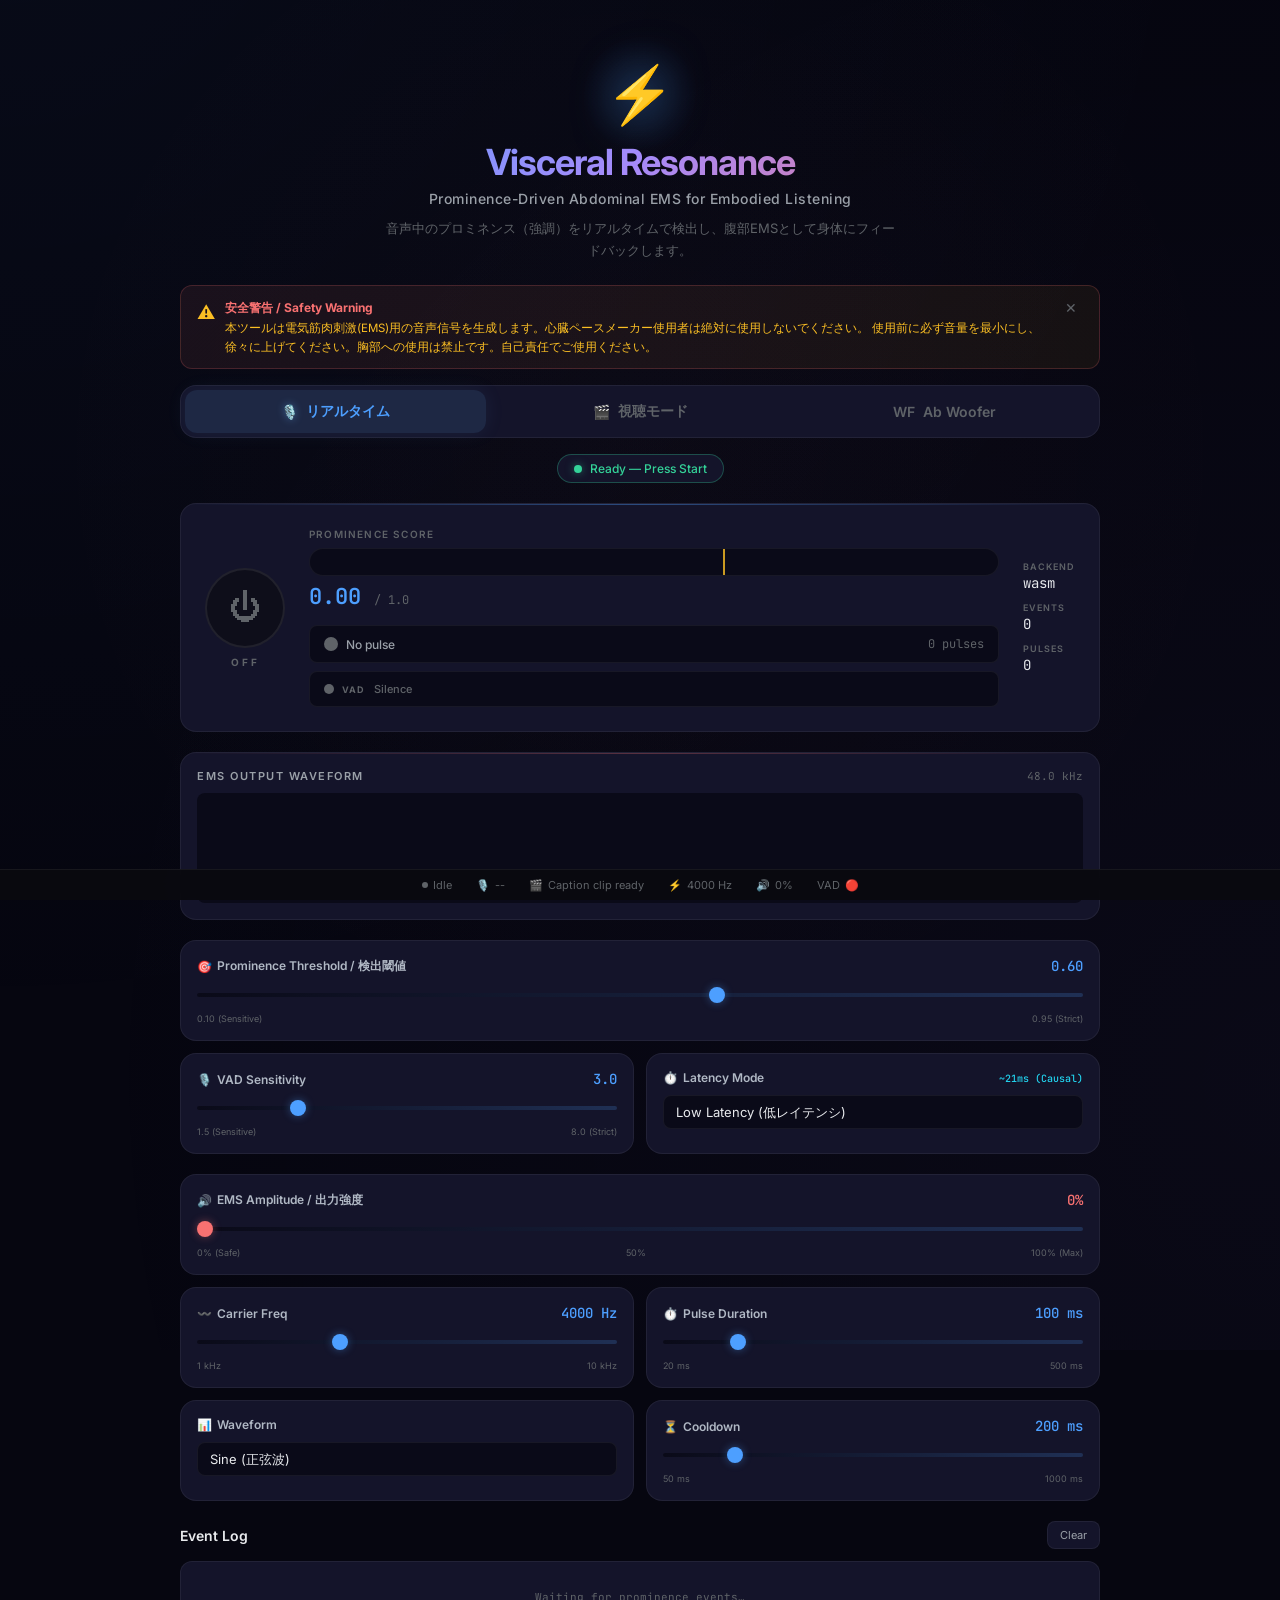
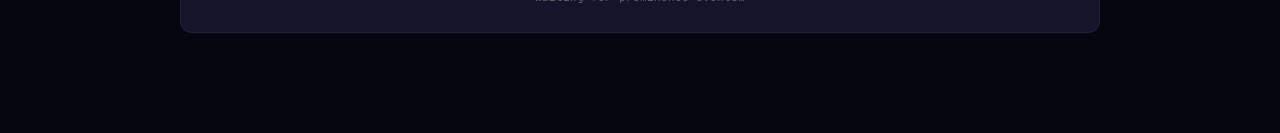
<file: index.html>
<!DOCTYPE html>
<html lang="ja">
<head>
  <meta charset="UTF-8">
  <meta name="viewport" content="width=device-width, initial-scale=1.0">
  <title>Visceral Resonance — Prominence-Driven EMS</title>
  <meta name="description" content="Real-time speech prominence detection driving abdominal EMS for embodied listening. Exhibition demo.">
  <link rel="preconnect" href="https://fonts.googleapis.com">
  <link rel="preconnect" href="https://fonts.gstatic.com" crossorigin>
  <link href="https://fonts.googleapis.com/css2?family=Inter:wght@300;400;500;600;700&family=JetBrains+Mono:wght@400;500&display=swap" rel="stylesheet">
  <link rel="stylesheet" href="style.css">
</head>
<body>
  <div class="app-container">

    <!-- ═══ Hero ═══ -->
    <header class="hero">
      <div class="hero__icon-wrap">
        <span class="hero__icon">⚡</span>
        <div class="hero__glow"></div>
      </div>
      <h1 class="hero__title">Visceral Resonance</h1>
      <p class="hero__subtitle">Prominence-Driven Abdominal EMS for Embodied Listening</p>
      <p class="hero__desc">
        音声中のプロミネンス（強調）をリアルタイムで検出し、腹部EMSとして身体にフィードバックします。
      </p>
    </header>

    <!-- ═══ Safety Warning ═══ -->
    <div class="warning-banner" id="warningBanner">
      <span class="warning-banner__icon">⚠️</span>
      <div class="warning-banner__text">
        <strong>安全警告 / Safety Warning</strong>
        本ツールは電気筋肉刺激(EMS)用の音声信号を生成します。心臓ペースメーカー使用者は絶対に使用しないでください。
        使用前に必ず音量を最小にし、徐々に上げてください。胸部への使用は禁止です。自己責任でご使用ください。
      </div>
      <button class="warning-banner__dismiss" id="dismissWarning" aria-label="Dismiss">✕</button>
    </div>

    <!-- ═══ Mode Tabs ═══ -->
    <div class="mode-tabs">
      <button class="mode-tab mode-tab--active" id="modeRealtimeBtn" data-mode="realtime">
        <span>🎙️</span> リアルタイム
      </button>
      <button class="mode-tab" id="modePlaybackBtn" data-mode="playback">
        <span>🎬</span> 視聴モード
      </button>
      <button class="mode-tab" id="modeWooferBtn" data-mode="woofer">
        <span>WF</span> Ab Woofer
      </button>
    </div>

    <!-- ═══ Status Chip ═══ -->
    <div class="system-status">
      <div class="status-chip" id="statusChip">
        <span class="status-chip__dot"></span>
        <span class="status-chip__text">Initializing…</span>
      </div>
    </div>

    <!-- ═══════════════════════════════════════════════
         Realtime Mode
         ═══════════════════════════════════════════════ -->
    <div class="mode-section" id="modeRealtimeSection">

      <!-- Main Panel: Power + Meters -->
      <div class="main-panel">
        <div class="main-panel__left">
          <button class="power-btn" id="powerBtn" aria-label="Start/Stop">⏻</button>
          <p class="power-label" id="powerLabel">OFF</p>
        </div>
        <div class="main-panel__center">
          <!-- Prominence Meter -->
          <div class="prominence-meter">
            <div class="prominence-meter__label">Prominence Score</div>
            <div class="prominence-meter__bar-wrapper">
              <div class="prominence-meter__bar" id="prominenceBar"></div>
              <div class="prominence-meter__threshold" id="prominenceThresholdLine"></div>
            </div>
            <div class="prominence-meter__value">
              <span id="prominenceScoreText">0.00</span>
              <span class="prominence-meter__unit">/ 1.0</span>
            </div>
          </div>
          <!-- Pulse Indicator -->
          <div class="pulse-indicator" id="pulseIndicator">
            <span class="pulse-indicator__dot" id="pulseDot"></span>
            <span class="pulse-indicator__text" id="pulseText">No pulse</span>
            <span class="pulse-indicator__count" id="pulseCount">0 pulses</span>
          </div>
          <!-- VAD Indicator -->
          <div class="vad-indicator" id="vadIndicator">
            <span class="vad-indicator__dot" id="vadDot"></span>
            <span class="vad-indicator__label">VAD</span>
            <span class="vad-indicator__text" id="vadText">Silence</span>
          </div>
        </div>
        <div class="main-panel__right">
          <div class="acn-info">
            <div class="acn-info__item"><span class="acn-info__label">Backend</span><span class="acn-info__value" id="acnBackend">--</span></div>
            <div class="acn-info__item"><span class="acn-info__label">Events</span><span class="acn-info__value" id="eventCount">0</span></div>
            <div class="acn-info__item"><span class="acn-info__label">Pulses</span><span class="acn-info__value" id="totalPulses">0</span></div>
          </div>
        </div>
      </div>

      <!-- Waveform Visualizer -->
      <div class="visualizer-section">
        <div class="visualizer-card">
          <div class="visualizer-header">
            <span class="visualizer-title">EMS Output Waveform</span>
            <span class="visualizer-info" id="sampleRateInfo">48 kHz</span>
          </div>
          <canvas id="waveformCanvas"></canvas>
        </div>
      </div>

      <!-- Realtime Controls -->
      <div class="controls-grid">
        <div class="control-card control-card--full">
          <div class="control-card__header">
            <span class="control-card__title"><span>🎯</span> Prominence Threshold / 検出閾値</span>
            <span class="control-card__value" id="thresholdValue">0.60</span>
          </div>
          <input type="range" id="thresholdSlider" min="10" max="95" value="60" step="1">
          <div class="slider-labels"><span>0.10 (Sensitive)</span><span>0.95 (Strict)</span></div>
        </div>
        <div class="control-card">
          <div class="control-card__header">
            <span class="control-card__title"><span>🎙️</span> VAD Sensitivity</span>
            <span class="control-card__value" id="vadSensitivityValue">3.0</span>
          </div>
          <input type="range" id="vadSensitivitySlider" min="1.5" max="8.0" value="3.0" step="0.1">
          <div class="slider-labels"><span>1.5 (Sensitive)</span><span>8.0 (Strict)</span></div>
        </div>
        <div class="control-card">
          <div class="control-card__header">
            <span class="control-card__title"><span>⏱️</span> Latency Mode</span>
            <span class="control-card__value latency-info" id="latencyModeInfo">~21ms (Causal)</span>
          </div>
          <div class="select-group">
            <select id="latencyModeSelect">
              <option value="low" selected>Low Latency (低レイテンシ)</option>
              <option value="normal">Normal (ACN Triplet)</option>
            </select>
          </div>
        </div>
      </div>

    </div><!-- end realtime -->

    <!-- ═══════════════════════════════════════════════
         Playback Mode
         ═══════════════════════════════════════════════ -->
    <div class="mode-section mode-section--hidden" id="modePlaybackSection">
      <div class="caption-browser">
        <div class="section-header">
          <h2 class="section-title">Caption Viewer</h2>
          <button class="btn-small" id="captionReloadBtn">Reload Clips</button>
        </div>
        <div class="port-grid">
          <div class="port-card">
            <div class="port-card__header">
              <span class="port-card__icon">CC</span>
              <span class="port-card__title">TED Clip</span>
            </div>
            <div class="select-group"><select id="captionClipSelect"></select></div>
            <div class="port-card__hint">free selection from TED caption data</div>
          </div>
          <div class="port-card">
            <div class="port-card__header">
              <span class="port-card__icon">Aa</span>
              <span class="port-card__title">Subtitle Style</span>
            </div>
            <div class="select-group">
              <select id="captionConditionSelect">
                <option value="normal">Normal</option>
                <option value="syntactic">Syntactic</option>
                <option value="prosody">Prosody</option>
                <option value="syn_prosody">Syntax + Prosody</option>
              </select>
            </div>
            <div class="port-card__hint">no Latin-square assignment</div>
          </div>
        </div>
        <div class="caption-viewer">
          <div class="caption-video-wrap">
            <video id="captionVideo" playsinline controls controlsList="nodownload noplaybackrate"></video>
            <div class="caption-overlay" id="captionOverlay"></div>
          </div>
          <div class="caption-meta" id="captionMeta">Select a clip</div>
        </div>
      </div>

      <!-- Port Selection -->
      <div class="section-header">
        <h2 class="section-title">Output Port / 出力ポート</h2>
        <button class="btn-small" id="refreshDevicesBtn">🔄 Refresh Devices</button>
      </div>
      <div class="port-grid">
        <div class="port-card">
          <div class="port-card__header">
            <span class="port-card__icon">🔊</span>
            <span class="port-card__title">Audio Port (音声出力)</span>
          </div>
          <div class="select-group"><select id="audioPortSelect"><option value="default">Default</option></select></div>
          <div class="port-card__hint">ヘッドホン / スピーカー</div>
        </div>
        <div class="port-card">
          <div class="port-card__header">
            <span class="port-card__icon">⚡</span>
            <span class="port-card__title">EMS Port (刺激出力)</span>
          </div>
          <div class="select-group"><select id="emsPortSelect"><option value="default">Default</option></select></div>
          <div class="port-card__hint">USB-C オーディオアダプタ → 電極パッド</div>
        </div>
      </div>

      <!-- Media Library -->
      <div class="section-header" style="margin-top:12px">
        <h2 class="section-title">📁 Media Library</h2>
      </div>
      <div class="media-library" id="mediaLibrary">
        <div class="media-library__loading">読み込み中…</div>
      </div>

      <!-- File Drop + Player -->
      <div class="playback-card">
        <div class="playback-drop-zone playback-drop-zone--small" id="dropZone">
          <div class="playback-drop-zone__text">📂 その他のWAVファイルをドロップ / クリック</div>
          <input type="file" id="playbackFileInput" accept=".wav" style="display:none">
        </div>
        <div class="playback-player" id="playbackPlayer" style="display:none">
          <div class="playback-player__name" id="playbackFileName">--</div>
          <div class="playback-transport">
            <button class="transport-btn" id="playBtn">▶</button>
            <button class="transport-btn" id="pauseBtn">⏸</button>
            <button class="transport-btn" id="stopBtn">⏹</button>
            <input type="range" class="seek-slider" id="seekSlider" min="0" max="100" value="0" step="0.1">
            <span class="transport-time" id="transportTime">0:00 / 0:00</span>
          </div>
          <div class="playback-player__controls">
            <button class="btn-small" id="playbackClearBtn">別のファイルを選択</button>
          </div>
        </div>
      </div>
    </div><!-- end playback -->

    <div class="mode-section mode-section--hidden" id="modeWooferSection">
      <div class="section-header">
        <h2 class="section-title">Ab Woofer / Music Split</h2>
        <button class="btn-small" id="refreshWooferDevicesBtn">Refresh Devices</button>
      </div>
      <div class="port-grid">
        <div class="port-card">
          <div class="port-card__header">
            <span class="port-card__icon">A</span>
            <span class="port-card__title">Audio Port</span>
          </div>
          <div class="select-group"><select id="wooferAudioPortSelect"><option value="default">Default</option></select></div>
          <div class="port-card__hint">high-passed music / headphones / speakers</div>
        </div>
        <div class="port-card">
          <div class="port-card__header">
            <span class="port-card__icon">USB</span>
            <span class="port-card__title">USB Bass Port</span>
          </div>
          <div class="select-group"><select id="wooferUsbPortSelect"><option value="default">Default</option></select></div>
          <div class="port-card__hint">low-passed bass / audio-driven EMS adapter</div>
        </div>
      </div>

      <div class="playback-card woofer-live-card">
        <div class="section-header">
          <h2 class="section-title">Live Tab Capture</h2>
          <span class="transport-time" id="wooferLiveState">Idle</span>
        </div>
        <div class="playback-player__controls woofer-live-actions">
          <button class="btn-small" id="wooferCaptureBtn">Capture Live Tab</button>
          <button class="btn-small" id="wooferStopCaptureBtn">Stop Live</button>
        </div>
        <div class="port-card__hint woofer-live-hint">If the source tab is still audible, mute that tab and watch the preview here.</div>
        <video class="woofer-live-preview" id="wooferLivePreview" autoplay muted playsinline></video>
      </div>

      <div class="playback-card">
        <div class="playback-drop-zone playback-drop-zone--small" id="wooferDropZone">
          <div class="playback-drop-zone__text">Drop an audio file here / click to choose music</div>
          <input type="file" id="wooferFileInput" accept="audio/*,.wav,.mp3,.m4a,.aac,.ogg,.flac" style="display:none">
        </div>
        <div class="playback-player" id="wooferPlayer" style="display:none">
          <div class="playback-player__name" id="wooferFileName">--</div>
          <div class="playback-transport">
            <button class="transport-btn" id="wooferPlayBtn">▶</button>
            <button class="transport-btn" id="wooferPauseBtn">Ⅱ</button>
            <button class="transport-btn" id="wooferStopBtn">■</button>
            <input type="range" class="seek-slider" id="wooferSeekSlider" min="0" max="100" value="0" step="0.1">
            <span class="transport-time" id="wooferTransportTime">0:00 / 0:00</span>
          </div>
          <div class="playback-player__controls">
            <button class="btn-small" id="wooferApplyBtn">Apply Split</button>
            <button class="btn-small" id="wooferClearBtn">Clear</button>
          </div>
        </div>
      </div>

      <div class="controls-grid" style="margin-top:12px">
        <div class="control-card">
          <div class="control-card__header">
            <span class="control-card__title">Crossover</span>
            <span class="control-card__value" id="wooferCutoffValue">120 Hz</span>
          </div>
          <input type="range" id="wooferCutoffSlider" min="40" max="250" value="120" step="5">
          <div class="slider-labels"><span>40 Hz</span><span>250 Hz</span></div>
        </div>
        <div class="control-card">
          <div class="control-card__header">
            <span class="control-card__title">USB Bass Gain</span>
            <span class="control-card__value amplitude-value" id="wooferGainValue">25%</span>
          </div>
          <input type="range" class="amplitude-slider" id="wooferGainSlider" min="0" max="300" value="25" step="5">
          <div class="slider-labels"><span>0% Safe</span><span>150%</span><span>300%</span></div>
        </div>
      </div>

      <div class="woofer-meter-grid">
        <div class="woofer-meter">
          <span class="woofer-meter__label">Audio band</span>
          <div class="woofer-meter__track"><div class="woofer-meter__bar" id="wooferAudioMeter"></div></div>
        </div>
        <div class="woofer-meter">
          <span class="woofer-meter__label">USB bass band</span>
          <div class="woofer-meter__track"><div class="woofer-meter__bar woofer-meter__bar--usb" id="wooferUsbMeter"></div></div>
        </div>
      </div>
    </div><!-- end woofer -->

    <!-- ═══ Shared EMS Controls ═══ -->
    <div class="controls-grid">
      <div class="control-card control-card--full">
        <div class="control-card__header">
          <span class="control-card__title"><span>🔊</span> EMS Amplitude / 出力強度</span>
          <span class="control-card__value amplitude-value" id="amplitudeValue">0%</span>
        </div>
        <input type="range" class="amplitude-slider" id="amplitudeSlider" min="0" max="100" value="0" step="1">
        <div class="slider-labels"><span>0% (Safe)</span><span>50%</span><span>100% (Max)</span></div>
      </div>
      <div class="control-card">
        <div class="control-card__header">
          <span class="control-card__title"><span>〰️</span> Carrier Freq</span>
          <span class="control-card__value" id="carrierFreqValue">4000 Hz</span>
        </div>
        <input type="range" id="carrierFreqSlider" min="1000" max="10000" value="4000" step="100">
        <div class="slider-labels"><span>1 kHz</span><span>10 kHz</span></div>
      </div>
      <div class="control-card">
        <div class="control-card__header">
          <span class="control-card__title"><span>⏱️</span> Pulse Duration</span>
          <span class="control-card__value" id="pulseDurationValue">100 ms</span>
        </div>
        <input type="range" id="pulseDurationSlider" min="20" max="500" value="100" step="10">
        <div class="slider-labels"><span>20 ms</span><span>500 ms</span></div>
      </div>
      <div class="control-card">
        <div class="control-card__header">
          <span class="control-card__title"><span>📊</span> Waveform</span>
        </div>
        <div class="select-group">
          <select id="waveformSelect">
            <option value="0">Sine (正弦波)</option>
            <option value="1">Square (矩形波)</option>
            <option value="2">Biphasic (二相性)</option>
          </select>
        </div>
      </div>
      <div class="control-card">
        <div class="control-card__header">
          <span class="control-card__title"><span>⏳</span> Cooldown</span>
          <span class="control-card__value" id="cooldownValue">200 ms</span>
        </div>
        <input type="range" id="cooldownSlider" min="50" max="1000" value="200" step="10">
        <div class="slider-labels"><span>50 ms</span><span>1000 ms</span></div>
      </div>
    </div>

    <!-- ═══ Event Log ═══ -->
    <div class="event-log-section">
      <div class="section-header">
        <h2 class="section-title">Event Log</h2>
        <button class="btn-small" id="clearLogBtn">Clear</button>
      </div>
      <div class="event-log" id="eventLog">
        <div class="event-log__placeholder">Waiting for prominence events…</div>
      </div>
    </div>
  </div>

  <!-- ═══ Bottom Status Bar ═══ -->
  <div class="status-bar">
    <div class="status-item"><div class="status-dot" id="statusDot"></div><span id="statusText">Idle</span></div>
    <div class="status-item"><span>🎙️</span><span id="statusMic">--</span></div>
    <div class="status-item"><span>🎬</span><span id="statusPlayback">--</span></div>
    <div class="status-item"><span>⚡</span><span id="statusCarrier">4000 Hz</span></div>
    <div class="status-item"><span>🔊</span><span id="statusAmplitude">0%</span></div>
    <div class="status-item"><span>VAD</span><span id="statusVad">🔴</span></div>
  </div>

  <!-- ═══ Scripts ═══ -->
  <script src="./lib/syllable.js"></script>
  <script src="./lib/acn-model-acoustic-v1.js"></script>
  <script src="./lib/acn-features.js"></script>
  <script src="./lib/acn-runtime.js"></script>
  <script src="./lib/acn-wasm-runtime.js"></script>
  <script src="app.js"></script>
</body>
</html>
</file>
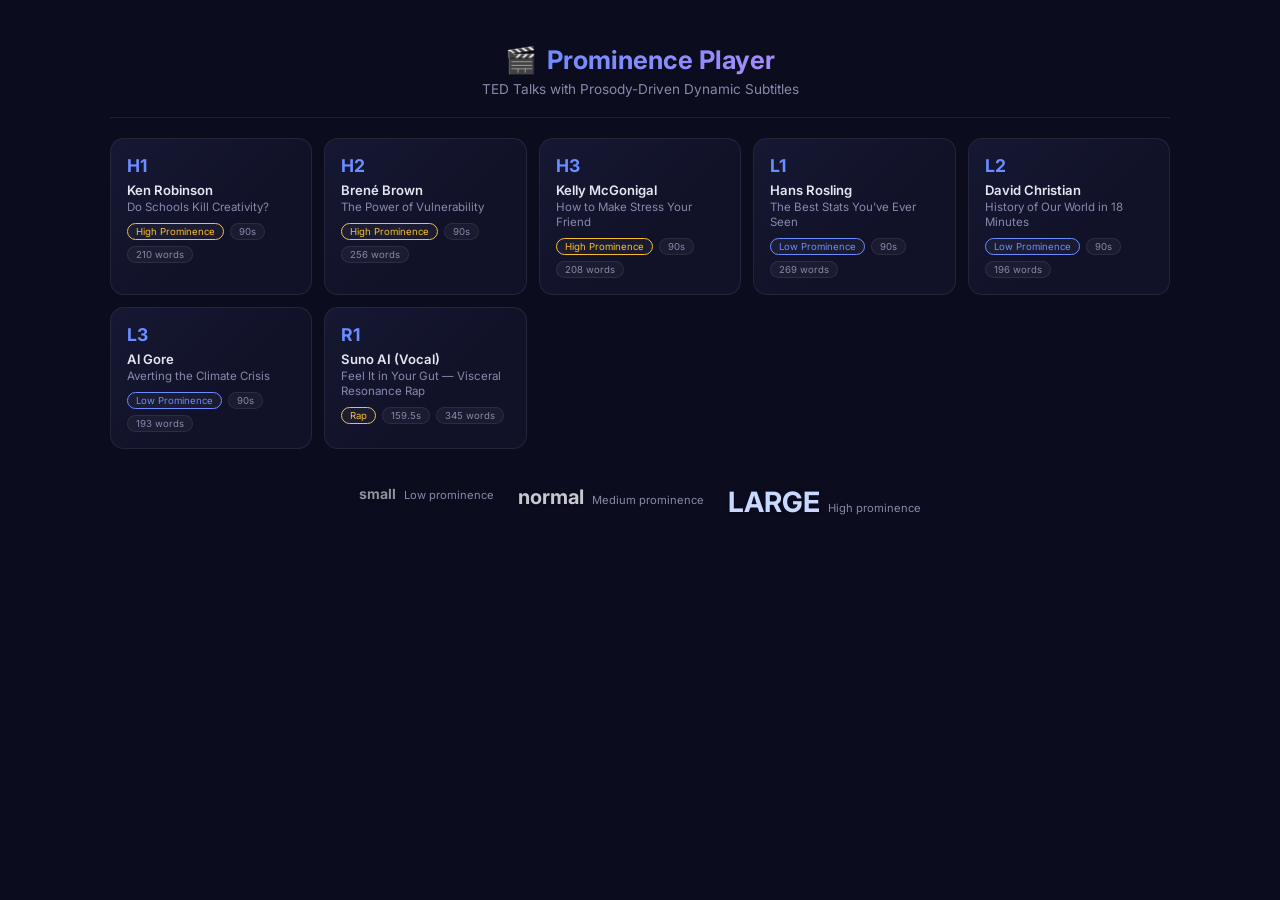
<file: ted-player/index.html>
<!DOCTYPE html>
<html lang="en">
<head>
  <meta charset="utf-8">
  <meta name="viewport" content="width=device-width, initial-scale=1.0">
  <title>Prominence Player — TED Talks with Dynamic Subtitles</title>
  <meta name="description" content="Watch TED talks with prominence-based dynamic subtitle sizing">
  <link rel="preconnect" href="https://fonts.googleapis.com">
  <link rel="preconnect" href="https://fonts.gstatic.com" crossorigin>
  <link href="https://fonts.googleapis.com/css2?family=Inter:wght@300;400;500;600;700&family=JetBrains+Mono:wght@400;500&display=swap" rel="stylesheet">
  <link rel="stylesheet" href="style.css">
</head>
<body>

  <div class="app">
    <!-- ═══ Header ═══ -->
    <header class="header">
      <div class="header__brand">
        <span class="header__icon">🎬</span>
        <h1>Prominence Player</h1>
      </div>
      <p class="header__sub">TED Talks with Prosody-Driven Dynamic Subtitles</p>
    </header>

    <!-- ═══ Clip Selector ═══ -->
    <div class="clip-grid" id="clip_grid">
      <!-- Populated by JS -->
    </div>

    <!-- ═══ Player ═══ -->
    <div class="player-section" id="player_section">
      <div class="player-wrapper" id="player_wrapper">
        <video id="video" class="player-video" preload="auto"></video>
        <div class="player-subtitle-overlay">
          <div id="subtitle_text" class="player-subtitle-text"></div>
        </div>
        <button id="btn_fullscreen" class="player-fullscreen-btn" title="Fullscreen">⛶</button>
      </div>

      <!-- Transport -->
      <div class="transport">
        <div class="transport__btns">
          <button class="transport__btn" id="btn_play" title="Play">▶</button>
          <button class="transport__btn" id="btn_pause" title="Pause">⏸</button>
          <button class="transport__btn" id="btn_stop" title="Stop">⏹</button>
        </div>
        <input type="range" class="transport__seek" id="seek_bar" min="0" max="1000" value="0">
        <span class="transport__time" id="time_display">0:00 / 0:00</span>
      </div>

      <!-- Condition Tabs -->
      <div class="condition-bar">
        <span class="condition-label">Subtitle Mode:</span>
        <div class="condition-tabs" id="condition_tabs">
          <button class="condition-tab active" data-cond="prosody">Prosody (ACN)</button>
          <button class="condition-tab" data-cond="normal">Normal</button>
          <button class="condition-tab" data-cond="syntactic">Syntactic</button>
          <button class="condition-tab" data-cond="syn_prosody">Syntax × Prosody</button>
        </div>
      </div>

      <!-- Clip Info -->
      <div class="clip-info" id="clip_info">
        <span id="clip_speaker"></span>
        <span id="clip_title"></span>
        <span id="clip_meta"></span>
      </div>
    </div>

    <!-- ═══ Legend ═══ -->
    <div class="legend">
      <div class="legend-item">
        <span class="legend-word legend-small">small</span>
        <span class="legend-desc">Low prominence</span>
      </div>
      <div class="legend-item">
        <span class="legend-word legend-normal">normal</span>
        <span class="legend-desc">Medium prominence</span>
      </div>
      <div class="legend-item">
        <span class="legend-word legend-large">LARGE</span>
        <span class="legend-desc">High prominence</span>
      </div>
    </div>
  </div>

  <script src="app.js"></script>
</body>
</html>
</file>
<file: style.css>
/* ═══════════════════════════════════════════════════════════════════
   Visceral Resonance — Exhibition Dark UI
   ═══════════════════════════════════════════════════════════════════ */

@import url('https://fonts.googleapis.com/css2?family=Inter:wght@300;400;500;600;700&family=JetBrains+Mono:wght@400;500&display=swap');

:root {
  --bg-primary: #060610;
  --bg-secondary: #0e0e1a;
  --bg-card: #14142a;
  --bg-card-hover: #1c1c3a;
  --bg-input: #0a0a18;
  --border-subtle: rgba(255, 255, 255, 0.06);
  --border-active: rgba(100, 180, 255, 0.3);

  --text-primary: #e8eaed;
  --text-secondary: #9aa0a8;
  --text-muted: #5f6368;
  --text-label: #b0b8c4;

  --accent-blue: #4d9fff;
  --accent-blue-glow: rgba(77, 159, 255, 0.15);
  --accent-green: #34d399;
  --accent-green-glow: rgba(52, 211, 153, 0.15);
  --accent-red: #f87171;
  --accent-red-glow: rgba(248, 113, 113, 0.2);
  --accent-amber: #fbbf24;
  --accent-purple: #a78bfa;
  --accent-cyan: #22d3ee;

  --font-sans: 'Inter', -apple-system, BlinkMacSystemFont, sans-serif;
  --font-mono: 'JetBrains Mono', 'Consolas', monospace;

  --radius-sm: 8px;
  --radius-md: 12px;
  --radius-lg: 16px;
  --ease-out: cubic-bezier(0.16, 1, 0.3, 1);
}

* { margin: 0; padding: 0; box-sizing: border-box; }
html { font-size: 16px; scroll-behavior: smooth; }

body {
  font-family: var(--font-sans);
  background: var(--bg-primary);
  color: var(--text-primary);
  min-height: 100vh;
  overflow-x: hidden;
  -webkit-font-smoothing: antialiased;
}

body::before {
  content: '';
  position: fixed;
  top: -50%; left: -50%;
  width: 200%; height: 200%;
  background:
    radial-gradient(circle at 25% 15%, rgba(77, 159, 255, 0.04) 0%, transparent 50%),
    radial-gradient(circle at 75% 85%, rgba(167, 139, 250, 0.03) 0%, transparent 50%),
    radial-gradient(circle at 50% 50%, rgba(248, 113, 113, 0.02) 0%, transparent 40%);
  pointer-events: none;
  z-index: 0;
}

/* ═══ Layout ═══ */

.app-container {
  max-width: 960px;
  margin: 0 auto;
  padding: 20px 20px 80px;
  position: relative;
  z-index: 1;
}

/* ═══ Hero ═══ */

.hero {
  text-align: center;
  padding: 40px 0 24px;
  position: relative;
}

.hero__icon-wrap {
  position: relative;
  display: inline-block;
  margin-bottom: 12px;
}

.hero__icon {
  font-size: 56px;
  display: block;
  filter: drop-shadow(0 0 24px rgba(77, 159, 255, 0.5));
  animation: hero-pulse 3s ease-in-out infinite;
  position: relative;
  z-index: 1;
}

.hero__glow {
  position: absolute;
  top: 50%; left: 50%;
  transform: translate(-50%, -50%);
  width: 120px; height: 120px;
  background: radial-gradient(circle, rgba(77, 159, 255, 0.12) 0%, transparent 70%);
  border-radius: 50%;
  animation: glow-breathe 4s ease-in-out infinite;
}

@keyframes hero-pulse {
  0%, 100% { filter: drop-shadow(0 0 24px rgba(77, 159, 255, 0.5)); transform: scale(1); }
  50% { filter: drop-shadow(0 0 36px rgba(77, 159, 255, 0.8)); transform: scale(1.05); }
}

@keyframes glow-breathe {
  0%, 100% { opacity: 0.6; transform: translate(-50%, -50%) scale(1); }
  50% { opacity: 1; transform: translate(-50%, -50%) scale(1.3); }
}

.hero__title {
  font-size: 36px;
  font-weight: 700;
  letter-spacing: -1px;
  background: linear-gradient(135deg, #4d9fff 0%, #a78bfa 50%, #f87171 100%);
  -webkit-background-clip: text;
  -webkit-text-fill-color: transparent;
  background-clip: text;
  margin-bottom: 6px;
}

.hero__subtitle {
  font-size: 14px;
  color: var(--text-secondary);
  font-weight: 500;
  letter-spacing: 0.5px;
  margin-bottom: 10px;
}

.hero__desc {
  font-size: 13px;
  color: var(--text-muted);
  max-width: 520px;
  margin: 0 auto;
  line-height: 1.7;
}

/* ═══ Safety Warning ═══ */

.warning-banner {
  background: linear-gradient(135deg, rgba(248, 113, 113, 0.08), rgba(251, 191, 36, 0.06));
  border: 1px solid rgba(248, 113, 113, 0.2);
  border-radius: var(--radius-md);
  padding: 12px 16px;
  margin-bottom: 16px;
  display: flex;
  align-items: flex-start;
  gap: 10px;
  font-size: 11.5px;
  line-height: 1.6;
  color: var(--accent-amber);
  animation: fadeIn 0.5s ease-out;
}

.warning-banner--hidden { display: none; }

.warning-banner__icon { font-size: 18px; flex-shrink: 0; margin-top: 1px; }
.warning-banner__text { flex: 1; }
.warning-banner__text strong { display: block; font-size: 12px; margin-bottom: 2px; color: var(--accent-red); }

.warning-banner__dismiss {
  background: none; border: none; color: var(--text-muted); cursor: pointer;
  font-size: 14px; padding: 2px 6px; border-radius: 4px;
  transition: color 0.2s, background 0.2s;
}
.warning-banner__dismiss:hover { color: var(--text-primary); background: rgba(255,255,255,0.05); }

/* ═══ Mode Tabs ═══ */

.mode-tabs {
  display: flex;
  gap: 4px;
  padding: 4px;
  background: var(--bg-card);
  border-radius: var(--radius-lg);
  border: 1px solid var(--border-subtle);
  margin-bottom: 16px;
}

.mode-tab {
  flex: 1;
  padding: 12px 16px;
  border: none;
  border-radius: var(--radius-md);
  background: transparent;
  color: var(--text-muted);
  font-family: var(--font-sans);
  font-size: 14px;
  font-weight: 600;
  cursor: pointer;
  transition: all 0.3s var(--ease-out);
  display: flex;
  align-items: center;
  justify-content: center;
  gap: 8px;
}

.mode-tab:hover { color: var(--text-secondary); background: rgba(255,255,255,0.03); }

.mode-tab--active {
  background: rgba(100, 180, 255, 0.12);
  color: var(--accent-blue);
  box-shadow: 0 0 20px rgba(100, 180, 255, 0.08);
}

.mode-tab--active span { filter: drop-shadow(0 0 4px rgba(100, 180, 255, 0.4)); }

.mode-section { animation: modeIn 0.3s var(--ease-out); }
.mode-section--hidden { display: none !important; }

@keyframes modeIn {
  from { opacity: 0; transform: translateY(8px); }
  to   { opacity: 1; transform: translateY(0); }
}

@keyframes fadeIn {
  from { opacity: 0; }
  to   { opacity: 1; }
}

/* ═══ System Status ═══ */

.system-status {
  display: flex;
  justify-content: center;
  margin-bottom: 20px;
}

.status-chip {
  display: inline-flex;
  align-items: center;
  gap: 8px;
  padding: 6px 16px;
  border-radius: 20px;
  background: var(--bg-card);
  border: 1px solid var(--border-subtle);
  font-size: 12px;
  font-weight: 500;
  color: var(--text-secondary);
  transition: all 0.3s var(--ease-out);
}

.status-chip.ready { border-color: rgba(52, 211, 153, 0.3); color: var(--accent-green); }
.status-chip.error { border-color: rgba(248, 113, 113, 0.3); color: var(--accent-red); }
.status-chip.calibrating { border-color: rgba(251, 191, 36, 0.3); color: var(--accent-amber); }

.status-chip__dot {
  width: 8px; height: 8px;
  border-radius: 50%;
  background: var(--text-muted);
  transition: all 0.3s;
}

.status-chip.ready .status-chip__dot { background: var(--accent-green); box-shadow: 0 0 8px rgba(52, 211, 153, 0.5); }
.status-chip.error .status-chip__dot { background: var(--accent-red); }
.status-chip.calibrating .status-chip__dot { background: var(--accent-amber); animation: blink 1s ease-in-out infinite; }

@keyframes blink { 0%, 100% { opacity: 1; } 50% { opacity: 0.3; } }

/* ═══ Main Panel ═══ */

.main-panel {
  display: grid;
  grid-template-columns: auto 1fr auto;
  gap: 24px;
  align-items: center;
  margin-bottom: 20px;
  padding: 24px;
  background: var(--bg-card);
  border: 1px solid var(--border-subtle);
  border-radius: var(--radius-lg);
  position: relative;
  overflow: hidden;
}

.main-panel::before {
  content: '';
  position: absolute;
  top: 0; left: 0; right: 0;
  height: 1px;
  background: linear-gradient(90deg, transparent, rgba(77, 159, 255, 0.4), transparent);
}

.main-panel__left { text-align: center; }

/* Power Button */
.power-btn {
  width: 80px; height: 80px;
  border-radius: 50%;
  border: 2px solid rgba(255, 255, 255, 0.08);
  background: var(--bg-secondary);
  cursor: pointer;
  display: flex;
  align-items: center;
  justify-content: center;
  font-size: 32px;
  color: var(--text-muted);
  transition: all 0.4s var(--ease-out);
  outline: none;
  position: relative;
}

.power-btn::after {
  content: '';
  position: absolute;
  inset: -4px;
  border-radius: 50%;
  border: 1px solid transparent;
  transition: border-color 0.4s;
}

.power-btn:hover {
  border-color: rgba(77, 159, 255, 0.4);
  transform: scale(1.08);
  box-shadow: 0 0 24px rgba(77, 159, 255, 0.1);
}

.power-btn.active {
  border-color: var(--accent-green);
  background: rgba(52, 211, 153, 0.1);
  color: var(--accent-green);
  box-shadow: 0 0 40px rgba(52, 211, 153, 0.2);
}

.power-btn.active::after {
  border-color: rgba(52, 211, 153, 0.15);
  animation: ring-expand 2s infinite;
}

@keyframes ring-expand {
  0% { transform: scale(1); opacity: 1; }
  100% { transform: scale(1.4); opacity: 0; }
}

.power-label {
  margin-top: 8px;
  font-size: 10px;
  font-weight: 700;
  color: var(--text-muted);
  text-transform: uppercase;
  letter-spacing: 3px;
}

.power-label.active { color: var(--accent-green); }

/* ═══ Prominence Meter ═══ */

.prominence-meter { margin-bottom: 14px; }

.prominence-meter__label {
  font-size: 10px;
  font-weight: 600;
  color: var(--text-muted);
  text-transform: uppercase;
  letter-spacing: 1.2px;
  margin-bottom: 8px;
}

.prominence-meter__bar-wrapper {
  position: relative;
  height: 28px;
  background: var(--bg-input);
  border-radius: 14px;
  overflow: hidden;
  margin-bottom: 6px;
  border: 1px solid var(--border-subtle);
}

.prominence-meter__bar {
  height: 100%;
  width: 0%;
  border-radius: 14px;
  background: linear-gradient(90deg, #22d3ee, #4d9fff, #a78bfa, #f87171);
  transition: width 0.1s ease-out;
  box-shadow: 0 0 16px rgba(77, 159, 255, 0.35);
}

.prominence-meter__threshold {
  position: absolute;
  top: 0; bottom: 0;
  width: 2px;
  background: var(--accent-amber);
  left: 60%;
  transition: left 0.2s;
  opacity: 0.8;
}

.prominence-meter__threshold::after {
  content: '▼';
  position: absolute;
  top: -14px; left: 50%;
  transform: translateX(-50%);
  font-size: 8px;
  color: var(--accent-amber);
}

.prominence-meter__value {
  font-family: var(--font-mono);
  font-size: 22px;
  font-weight: 600;
  color: var(--accent-blue);
}

.prominence-meter__unit {
  font-size: 12px;
  color: var(--text-muted);
  font-weight: 400;
}

/* ═══ Pulse Indicator ═══ */

.pulse-indicator {
  display: flex;
  align-items: center;
  gap: 8px;
  padding: 10px 14px;
  background: var(--bg-input);
  border-radius: var(--radius-sm);
  font-size: 12px;
  margin-bottom: 8px;
  border: 1px solid var(--border-subtle);
}

.pulse-indicator__dot {
  width: 14px; height: 14px;
  border-radius: 50%;
  background: var(--text-muted);
  transition: all 0.15s;
  flex-shrink: 0;
}

.pulse-indicator__dot.firing {
  background: var(--accent-red);
  box-shadow: 0 0 20px rgba(248, 113, 113, 0.7);
  animation: pulse-fire 0.15s ease-out;
}

@keyframes pulse-fire {
  0% { transform: scale(1); }
  50% { transform: scale(1.8); }
  100% { transform: scale(1); }
}

.pulse-indicator__text { color: var(--text-secondary); font-weight: 500; flex: 1; }
.pulse-indicator__count { font-family: var(--font-mono); color: var(--text-muted); }

/* ═══ VAD Indicator ═══ */

.vad-indicator {
  display: flex;
  align-items: center;
  gap: 8px;
  padding: 10px 14px;
  background: var(--bg-input);
  border-radius: var(--radius-sm);
  font-size: 12px;
  border: 1px solid var(--border-subtle);
}

.vad-indicator__dot {
  width: 10px; height: 10px;
  border-radius: 50%;
  background: var(--text-muted);
  transition: all 0.2s;
  flex-shrink: 0;
}

.vad-indicator__dot.active {
  background: var(--accent-green);
  box-shadow: 0 0 12px rgba(52, 211, 153, 0.6);
}

.vad-indicator__label {
  font-size: 9px;
  font-weight: 700;
  color: var(--text-muted);
  text-transform: uppercase;
  letter-spacing: 1.2px;
}

.vad-indicator__text {
  color: var(--text-muted);
  font-weight: 500;
  font-size: 11px;
  transition: color 0.2s;
}

.latency-info { font-size: 10px !important; color: var(--accent-cyan) !important; }

/* ═══ Waveform Visualizer ═══ */

.visualizer-section { margin-bottom: 20px; }

.visualizer-card {
  background: var(--bg-card);
  border: 1px solid var(--border-subtle);
  border-radius: var(--radius-lg);
  padding: 16px;
  position: relative;
  overflow: hidden;
}

.visualizer-card::before {
  content: '';
  position: absolute;
  top: 0; left: 0; right: 0;
  height: 1px;
  background: linear-gradient(90deg, transparent, rgba(248, 113, 113, 0.3), transparent);
}

.visualizer-header {
  display: flex;
  justify-content: space-between;
  align-items: center;
  margin-bottom: 10px;
}

.visualizer-title {
  font-size: 11px;
  font-weight: 600;
  color: var(--text-secondary);
  text-transform: uppercase;
  letter-spacing: 1.5px;
}

.visualizer-info {
  font-family: var(--font-mono);
  font-size: 11px;
  color: var(--text-muted);
}

#waveformCanvas {
  width: 100%;
  height: 110px;
  display: block;
  border-radius: var(--radius-sm);
  background: var(--bg-input);
}

/* ═══ ACN Info ═══ */

.acn-info { display: flex; flex-direction: column; gap: 10px; }

.acn-info__item { display: flex; flex-direction: column; gap: 2px; }

.acn-info__label {
  font-size: 9px; font-weight: 600;
  color: var(--text-muted);
  text-transform: uppercase;
  letter-spacing: 1px;
}

.acn-info__value {
  font-family: var(--font-mono);
  font-size: 14px;
  color: var(--text-primary);
}

/* ═══ Control Cards ═══ */

.controls-grid {
  display: grid;
  grid-template-columns: 1fr 1fr;
  gap: 12px;
  margin-bottom: 20px;
}

.control-card {
  background: var(--bg-card);
  border: 1px solid var(--border-subtle);
  border-radius: var(--radius-lg);
  padding: 16px;
  transition: border-color 0.3s var(--ease-out);
}

.control-card:hover { border-color: var(--border-active); }
.control-card--full { grid-column: 1 / -1; }

.control-card__header {
  display: flex;
  justify-content: space-between;
  align-items: baseline;
  margin-bottom: 10px;
}

.control-card__title {
  font-size: 12px; font-weight: 600;
  color: var(--text-label);
  display: flex; align-items: center; gap: 5px;
}

.control-card__value {
  font-family: var(--font-mono);
  font-size: 14px;
  font-weight: 500;
  color: var(--accent-blue);
}

.amplitude-value { color: var(--accent-red) !important; }

/* Sliders */
input[type="range"] {
  width: 100%;
  -webkit-appearance: none;
  appearance: none;
  background: transparent;
  cursor: pointer;
  height: 20px;
}

input[type="range"]::-webkit-slider-runnable-track {
  height: 4px;
  background: linear-gradient(90deg, var(--bg-input) 0%, rgba(77, 159, 255, 0.2) 100%);
  border-radius: 2px;
}

input[type="range"]::-webkit-slider-thumb {
  -webkit-appearance: none;
  appearance: none;
  width: 16px; height: 16px;
  background: var(--accent-blue);
  border-radius: 50%;
  margin-top: -6px;
  box-shadow: 0 0 8px rgba(77, 159, 255, 0.4);
  transition: transform 0.15s, box-shadow 0.15s;
}

input[type="range"]::-webkit-slider-thumb:hover {
  transform: scale(1.2);
  box-shadow: 0 0 14px rgba(77, 159, 255, 0.6);
}

.amplitude-slider::-webkit-slider-thumb {
  background: var(--accent-red) !important;
  box-shadow: 0 0 8px rgba(248, 113, 113, 0.4) !important;
}

.slider-labels {
  display: flex;
  justify-content: space-between;
  font-size: 9px;
  color: var(--text-muted);
  margin-top: 4px;
}

/* Selects */
.select-group select {
  width: 100%;
  background: var(--bg-input);
  color: var(--text-primary);
  border: 1px solid var(--border-subtle);
  border-radius: var(--radius-sm);
  padding: 8px 12px;
  font-family: var(--font-sans);
  font-size: 13px;
  cursor: pointer;
  outline: none;
  transition: border-color 0.2s;
  -webkit-appearance: none;
  appearance: none;
}

.select-group select:focus { border-color: var(--accent-blue); }

/* ═══ Playback Mode ═══ */

#modePlaybackSection > .section-header:nth-of-type(n + 2),
#modePlaybackSection > .media-library,
#modePlaybackSection > .playback-card {
  display: none;
}

.caption-browser {
  margin-bottom: 16px;
}

.caption-viewer {
  background: var(--bg-card);
  border: 1px solid var(--border-subtle);
  border-radius: var(--radius-lg);
  padding: 14px;
  margin-bottom: 12px;
}

.caption-video-wrap {
  position: relative;
  width: 100%;
  aspect-ratio: 16 / 9;
  background: #000;
  border-radius: var(--radius-md);
  overflow: hidden;
}

.caption-video-wrap video {
  width: 100%;
  height: 100%;
  display: block;
  object-fit: contain;
  background: #000;
}

.caption-overlay {
  position: absolute;
  left: 4%;
  right: 4%;
  bottom: 6%;
  min-height: 88px;
  padding: 12px 16px;
  border-radius: var(--radius-sm);
  background: rgba(0, 0, 0, 0.72);
  color: #fff;
  font-family: var(--font-sans);
  font-size: 22px;
  line-height: 1.45;
  text-align: center;
  pointer-events: none;
}

.caption-word {
  display: inline-block;
  margin: 0 2px;
  text-shadow: 0 2px 8px rgba(0,0,0,0.8);
  transition: color 0.12s, opacity 0.12s, transform 0.12s;
}

.caption-word.active {
  color: var(--accent-amber);
  transform: translateY(-1px);
}

.caption-word.past {
  opacity: 0.72;
}

.caption-meta {
  font-size: 12px;
  color: var(--text-secondary);
  margin-top: 10px;
}

.section-header {
  display: flex;
  justify-content: space-between;
  align-items: center;
  margin-bottom: 12px;
}

.section-title {
  font-size: 14px;
  font-weight: 600;
  color: var(--text-primary);
}

.btn-small {
  background: var(--bg-card);
  border: 1px solid var(--border-subtle);
  color: var(--text-secondary);
  padding: 6px 12px;
  border-radius: var(--radius-sm);
  font-family: var(--font-sans);
  font-size: 11px;
  cursor: pointer;
  transition: all 0.2s var(--ease-out);
}

.btn-small:hover { border-color: var(--accent-blue); color: var(--accent-blue); }

/* Port Grid */
.port-grid {
  display: grid;
  grid-template-columns: 1fr 1fr;
  gap: 12px;
  margin-bottom: 12px;
}

.port-card {
  background: var(--bg-card);
  border: 1px solid var(--border-subtle);
  border-radius: var(--radius-md);
  padding: 14px;
  transition: border-color 0.3s var(--ease-out);
}

.port-card:hover { border-color: var(--border-active); }

.port-card__header { display: flex; align-items: center; gap: 8px; margin-bottom: 8px; }
.port-card__icon { font-size: 18px; }
.port-card__title { font-size: 12px; font-weight: 600; color: var(--text-label); }
.port-card__hint { font-size: 9px; color: var(--text-muted); font-family: var(--font-mono); margin-top: 6px; }

/* Media Library */
.media-library {
  display: grid;
  grid-template-columns: 1fr;
  gap: 6px;
  margin-bottom: 12px;
}

.media-library__loading {
  text-align: center;
  color: var(--text-muted);
  padding: 16px;
  font-size: 12px;
}

.media-track {
  display: flex;
  align-items: center;
  gap: 12px;
  padding: 10px 14px;
  background: var(--bg-card);
  border: 1px solid var(--border-subtle);
  border-radius: var(--radius-md);
  cursor: pointer;
  transition: all 0.2s var(--ease-out);
}

.media-track:hover { border-color: var(--accent-blue); background: var(--bg-card-hover); }

.media-track--active {
  border-color: var(--accent-blue);
  background: rgba(77, 159, 255, 0.08);
  box-shadow: 0 0 12px rgba(77, 159, 255, 0.1);
}

.media-track__icon { font-size: 18px; flex-shrink: 0; }
.media-track__info { flex: 1; min-width: 0; }

.media-track__label {
  font-size: 13px; font-weight: 500;
  color: var(--text-primary);
  white-space: nowrap; overflow: hidden; text-overflow: ellipsis;
}

.media-track__meta {
  font-size: 10px;
  color: var(--text-muted);
  font-family: var(--font-mono);
  margin-top: 2px;
}

.media-track__play {
  flex-shrink: 0;
  width: 30px; height: 30px;
  border-radius: 50%;
  border: 1px solid var(--border-subtle);
  background: var(--bg-input);
  color: var(--accent-blue);
  font-size: 12px;
  cursor: pointer;
  display: flex;
  align-items: center;
  justify-content: center;
  transition: all 0.2s var(--ease-out);
}

.media-track__play:hover { background: var(--accent-blue-glow); border-color: var(--accent-blue); }

/* Playback Card */
.playback-card {
  background: var(--bg-card);
  border: 1px solid var(--border-subtle);
  border-radius: var(--radius-lg);
  padding: 16px;
}

.playback-drop-zone {
  border: 2px dashed rgba(255,255,255,0.1);
  border-radius: var(--radius-md);
  padding: 32px 20px;
  text-align: center;
  cursor: pointer;
  transition: all 0.3s var(--ease-out);
}

.playback-drop-zone--small { padding: 14px 16px; }

.playback-drop-zone:hover,
.playback-drop-zone.dragover {
  border-color: var(--accent-blue);
  background: rgba(77, 159, 255, 0.05);
}

.playback-drop-zone__text {
  font-size: 13px;
  color: var(--text-secondary);
}

.playback-player__name {
  font-family: var(--font-mono);
  font-size: 13px;
  color: var(--accent-cyan);
  margin-bottom: 10px;
  padding: 6px 10px;
  background: var(--bg-input);
  border-radius: var(--radius-sm);
  display: flex;
  align-items: center;
  gap: 8px;
}

.playback-player__name::before { content: '🎵'; }

.playback-transport {
  display: flex;
  align-items: center;
  gap: 8px;
  padding: 10px 0;
}

.transport-btn {
  width: 36px; height: 36px;
  border-radius: 50%;
  border: 1px solid var(--border-subtle);
  background: var(--bg-input);
  color: var(--text-primary);
  font-size: 14px;
  cursor: pointer;
  display: flex;
  align-items: center;
  justify-content: center;
  transition: all 0.2s var(--ease-out);
}

.transport-btn:hover { border-color: var(--accent-blue); background: var(--accent-blue-glow); }

.seek-slider { flex: 1; }

.transport-time {
  font-family: var(--font-mono);
  font-size: 11px;
  color: var(--text-muted);
  min-width: 80px;
  text-align: right;
}

.playback-player__controls {
  display: flex;
  justify-content: flex-end;
  margin-top: 10px;
}

/* ═══ Event Log ═══ */

.playback-player__controls { gap: 8px; }

/* Ab Woofer */
.woofer-meter-grid {
  display: grid;
  grid-template-columns: 1fr 1fr;
  gap: 12px;
  margin-bottom: 20px;
}

.woofer-meter {
  background: var(--bg-card);
  border: 1px solid var(--border-subtle);
  border-radius: var(--radius-md);
  padding: 14px;
}

.woofer-meter__label {
  display: block;
  font-size: 10px;
  font-weight: 700;
  color: var(--text-muted);
  text-transform: uppercase;
  letter-spacing: 1.2px;
  margin-bottom: 8px;
}

.woofer-meter__track {
  height: 18px;
  background: var(--bg-input);
  border: 1px solid var(--border-subtle);
  border-radius: 9px;
  overflow: hidden;
}

.woofer-meter__bar {
  width: 0%;
  height: 100%;
  background: linear-gradient(90deg, var(--accent-cyan), var(--accent-blue));
  transition: width 0.08s linear;
}

.woofer-meter__bar--usb {
  background: linear-gradient(90deg, var(--accent-amber), var(--accent-red));
}

.woofer-live-card {
  margin-bottom: 12px;
}

.woofer-live-actions {
  justify-content: flex-start;
  margin: 0 0 12px;
}

.woofer-live-hint {
  margin: 0 0 10px;
}

.woofer-live-preview {
  width: 100%;
  max-height: 260px;
  display: none;
  background: var(--bg-input);
  border: 1px solid var(--border-subtle);
  border-radius: var(--radius-sm);
  object-fit: contain;
}

.woofer-live-preview.active {
  display: block;
}

.event-log-section { margin-bottom: 20px; }

.event-log {
  background: var(--bg-card);
  border: 1px solid var(--border-subtle);
  border-radius: var(--radius-md);
  padding: 12px;
  max-height: 200px;
  overflow-y: auto;
  font-family: var(--font-mono);
  font-size: 11px;
}

.event-log__placeholder {
  text-align: center;
  color: var(--text-muted);
  padding: 16px;
}

.event-log__entry {
  display: flex;
  gap: 12px;
  padding: 3px 0;
  border-bottom: 1px solid rgba(255,255,255,0.02);
}

.event-log__time { color: var(--text-muted); min-width: 70px; }
.event-log__score { color: var(--accent-blue); min-width: 50px; }
.event-log__pulse { color: var(--accent-red); font-weight: 600; }
.event-log__skip { color: var(--text-muted); }

/* ═══ Bottom Status Bar ═══ */

.status-bar {
  position: fixed;
  bottom: 0; left: 0; right: 0;
  background: rgba(10, 10, 15, 0.95);
  backdrop-filter: blur(12px);
  -webkit-backdrop-filter: blur(12px);
  border-top: 1px solid var(--border-subtle);
  display: flex;
  justify-content: center;
  gap: 24px;
  padding: 8px 20px;
  font-size: 11px;
  z-index: 100;
}

.status-item {
  display: flex;
  align-items: center;
  gap: 5px;
  color: var(--text-muted);
}

.status-dot {
  width: 6px; height: 6px;
  border-radius: 50%;
  background: var(--text-muted);
  transition: all 0.3s;
}

.status-dot.active {
  background: var(--accent-green);
  box-shadow: 0 0 8px rgba(52, 211, 153, 0.5);
}

/* ═══ Scrollbar ═══ */

::-webkit-scrollbar { width: 4px; }
::-webkit-scrollbar-track { background: transparent; }
::-webkit-scrollbar-thumb { background: rgba(255,255,255,0.1); border-radius: 2px; }
::-webkit-scrollbar-thumb:hover { background: rgba(255,255,255,0.2); }

/* ═══ Responsive ═══ */

@media (max-width: 640px) {
  .app-container { padding: 12px 12px 80px; }
  .hero__title { font-size: 28px; }
  .hero__icon { font-size: 40px; }
  .main-panel { grid-template-columns: 1fr; gap: 16px; }
  .main-panel__left { display: flex; align-items: center; gap: 16px; }
  .main-panel__right { display: flex; gap: 16px; }
  .acn-info { flex-direction: row; gap: 16px; }
  .controls-grid { grid-template-columns: 1fr; }
  .port-grid { grid-template-columns: 1fr; }
  .woofer-meter-grid { grid-template-columns: 1fr; }
  .power-btn { width: 64px; height: 64px; font-size: 26px; }
  .status-bar { gap: 12px; font-size: 10px; flex-wrap: wrap; }
}
</file>
<file: ted-player/style.css>
/* ═══════════════════════════════════════════════════════
   Prominence Player — TED Demo Styles
   ═══════════════════════════════════════════════════════ */

:root {
  --bg: #0b0c1e;
  --bg2: #111228;
  --bg3: #1a1b3a;
  --surface: rgba(255,255,255,0.04);
  --border: rgba(255,255,255,0.08);
  --tx: #e8e8f0;
  --tx2: #8888aa;
  --accent: #6c8cff;
  --accent2: #a78bfa;
  --gold: #fbbf24;
  --success: #34d399;
  --glass: rgba(17,18,39,0.85);
  --radius: 14px;
}

* { margin: 0; padding: 0; box-sizing: border-box; }

body {
  font-family: 'Inter', -apple-system, BlinkMacSystemFont, sans-serif;
  background: var(--bg);
  color: var(--tx);
  min-height: 100vh;
  overflow-y: auto;
}

.app {
  max-width: 1100px;
  margin: 0 auto;
  padding: 20px;
}

/* ═══ Header ═══ */
.header {
  text-align: center;
  padding: 24px 0 20px;
  border-bottom: 1px solid var(--border);
  margin-bottom: 20px;
}

.header__brand {
  display: flex;
  align-items: center;
  justify-content: center;
  gap: 10px;
}

.header__icon { font-size: 1.6rem; }

.header h1 {
  font-size: 1.6rem;
  font-weight: 700;
  background: linear-gradient(135deg, var(--accent), var(--accent2));
  -webkit-background-clip: text;
  -webkit-text-fill-color: transparent;
  background-clip: text;
}

.header__sub {
  margin-top: 6px;
  font-size: 0.85rem;
  color: var(--tx2);
}

/* ═══ Clip Grid ═══ */
.clip-grid {
  display: grid;
  grid-template-columns: repeat(auto-fill, minmax(200px, 1fr));
  gap: 12px;
  margin-bottom: 20px;
}

.clip-card {
  background: var(--bg2);
  border: 1px solid var(--border);
  border-radius: var(--radius);
  padding: 16px;
  cursor: pointer;
  transition: transform 0.15s, border-color 0.15s, box-shadow 0.15s;
  position: relative;
  overflow: hidden;
}

.clip-card::before {
  content: '';
  position: absolute;
  inset: 0;
  background: linear-gradient(135deg, rgba(108,140,255,0.05) 0%, transparent 60%);
  pointer-events: none;
}

.clip-card:hover {
  transform: translateY(-2px);
  border-color: var(--accent);
  box-shadow: 0 4px 20px rgba(108,140,255,0.15);
}

.clip-card.active {
  border-color: var(--accent);
  background: var(--bg3);
  box-shadow: 0 0 0 2px rgba(108,140,255,0.3);
}

.clip-card__name {
  font-size: 1.1rem;
  font-weight: 700;
  color: var(--accent);
  margin-bottom: 6px;
}

.clip-card__speaker {
  font-size: 0.82rem;
  font-weight: 600;
  margin-bottom: 2px;
}

.clip-card__title {
  font-size: 0.72rem;
  color: var(--tx2);
  line-height: 1.3;
  margin-bottom: 8px;
}

.clip-card__badges {
  display: flex;
  gap: 6px;
  flex-wrap: wrap;
}

.clip-badge {
  font-size: 0.6rem;
  padding: 2px 8px;
  border-radius: 10px;
  background: var(--surface);
  border: 1px solid var(--border);
  color: var(--tx2);
}

.clip-badge.high { border-color: var(--gold); color: var(--gold); }
.clip-badge.low  { border-color: var(--accent); color: var(--accent); }

/* ═══ Player ═══ */
.player-section { display: none; }
.player-section.visible { display: block; }

.player-wrapper {
  position: relative;
  width: 100%;
  border-radius: var(--radius);
  overflow: hidden;
  background: #000;
  aspect-ratio: 16/9;
  margin-bottom: 10px;
}

.player-video {
  width: 100%;
  height: 100%;
  object-fit: contain;
  background: #000;
}

.player-subtitle-overlay {
  position: absolute;
  bottom: 0; left: 0; right: 0;
  padding: 24px 40px 36px;
  background: linear-gradient(to top, rgba(0,0,0,0.8) 0%, rgba(0,0,0,0.3) 50%, transparent 100%);
  pointer-events: none;
}

.player-subtitle-text {
  text-align: center;
  line-height: 1.6;
  min-height: 48px;
  display: flex;
  flex-direction: column;
  justify-content: flex-end;
  align-items: center;
  gap: 6px;
}

/* Line-based display */
.sub-line {
  display: flex;
  flex-wrap: wrap;
  justify-content: center;
  gap: 0.15em;
  transition: opacity 0.25s ease;
}

.sub-line--current { opacity: 1; }
.sub-line--next    { opacity: 0.35; }

.sub-line-placeholder {
  color: rgba(255,255,255,0.3);
  font-size: 0.9rem;
  font-weight: 400;
  font-style: italic;
}

/* Subtitle word styles */
.sub-word {
  display: inline-block;
  color: white;
  font-weight: 700;
  text-shadow:
    -2px -2px 0 rgba(0,0,0,0.9),
     2px -2px 0 rgba(0,0,0,0.9),
    -2px  2px 0 rgba(0,0,0,0.9),
     2px  2px 0 rgba(0,0,0,0.9),
     0 0 10px rgba(0,0,0,0.5);
  transition: color 0.08s, opacity 0.08s, text-shadow 0.08s;
  opacity: 0.25;
  cursor: default;
  vertical-align: baseline;
}

.sub-word.active {
  opacity: 1;
  color: #fff;
}

.sub-word.past {
  opacity: 0.5;
  color: #ccc;
}

.sub-word.prominent {
  color: #c8d8ff;
  text-shadow:
    -2px -2px 0 rgba(0,0,0,0.9),
     2px -2px 0 rgba(0,0,0,0.9),
    -2px  2px 0 rgba(0,0,0,0.9),
     2px  2px 0 rgba(0,0,0,0.9),
     0 0 16px rgba(108,140,255,0.4);
}

.player-fullscreen-btn {
  position: absolute;
  top: 10px; right: 10px;
  width: 36px; height: 36px;
  border-radius: 8px;
  border: none;
  background: rgba(0,0,0,0.5);
  color: white;
  font-size: 18px;
  cursor: pointer;
  opacity: 0;
  transition: opacity 0.2s;
}

.player-wrapper:hover .player-fullscreen-btn { opacity: 1; }
.player-fullscreen-btn:hover { background: rgba(0,0,0,0.7); }

/* Transport */
.transport {
  display: flex;
  align-items: center;
  gap: 10px;
  padding: 10px 14px;
  background: var(--bg2);
  border: 1px solid var(--border);
  border-radius: var(--radius);
  margin-bottom: 10px;
}

.transport__btns { display: flex; gap: 4px; }

.transport__btn {
  width: 34px; height: 34px;
  border-radius: 8px;
  border: 1px solid var(--border);
  background: var(--bg3);
  color: var(--tx);
  font-size: 14px;
  cursor: pointer;
  display: flex; align-items: center; justify-content: center;
  transition: border-color 0.15s, background 0.15s;
}

.transport__btn:hover {
  border-color: var(--accent);
  background: rgba(108,140,255,0.1);
}

.transport__seek {
  flex: 1;
  -webkit-appearance: none;
  background: var(--border);
  height: 4px;
  border-radius: 2px;
  cursor: pointer;
}

.transport__seek::-webkit-slider-thumb {
  -webkit-appearance: none;
  width: 14px; height: 14px;
  background: var(--accent);
  border-radius: 50%;
  cursor: pointer;
}

.transport__time {
  font-family: 'JetBrains Mono', monospace;
  font-size: 0.78rem;
  color: var(--accent);
  min-width: 90px;
  text-align: right;
}

/* Condition Bar */
.condition-bar {
  display: flex;
  align-items: center;
  gap: 10px;
  padding: 8px 14px;
  background: var(--bg2);
  border: 1px solid var(--border);
  border-radius: var(--radius);
  margin-bottom: 10px;
}

.condition-label {
  font-size: 0.75rem;
  color: var(--tx2);
  white-space: nowrap;
}

.condition-tabs { display: flex; gap: 4px; flex-wrap: wrap; }

.condition-tab {
  padding: 5px 14px;
  font-size: 0.72rem;
  font-family: inherit;
  font-weight: 500;
  border-radius: 8px;
  border: 1px solid var(--border);
  background: var(--bg3);
  color: var(--tx2);
  cursor: pointer;
  transition: border-color 0.15s, color 0.15s, background 0.15s;
}

.condition-tab:hover { border-color: var(--accent); color: var(--tx); }

.condition-tab.active {
  background: rgba(108,140,255,0.12);
  border-color: var(--accent);
  color: var(--accent);
  font-weight: 600;
}

/* Clip Info */
.clip-info {
  display: flex;
  gap: 12px;
  font-size: 0.78rem;
  color: var(--tx2);
  padding: 8px 14px;
  background: var(--bg2);
  border: 1px solid var(--border);
  border-radius: var(--radius);
  margin-bottom: 10px;
}

#clip_speaker { font-weight: 600; color: var(--tx); }

/* Legend */
.legend {
  display: flex;
  justify-content: center;
  gap: 24px;
  padding: 16px;
  margin-top: 10px;
}

.legend-item {
  display: flex;
  align-items: baseline;
  gap: 8px;
}

.legend-word {
  font-weight: 700;
  text-shadow: 0 0 4px rgba(0,0,0,0.3);
}

.legend-small  { font-size: 14px; opacity: 0.6; }
.legend-normal { font-size: 20px; opacity: 0.85; }
.legend-large  { font-size: 28px; color: #c8d8ff; }

.legend-desc {
  font-size: 0.7rem;
  color: var(--tx2);
}

/* ═══ Fullscreen ═══ */
.player-wrapper:fullscreen {
  border-radius: 0;
  max-width: none;
}

.player-wrapper:fullscreen .player-subtitle-overlay {
  padding-bottom: 56px;
}

.player-wrapper:fullscreen .sub-word { font-size: 130% !important; }

/* ═══ Responsive ═══ */
@media (max-width: 640px) {
  .clip-grid { grid-template-columns: repeat(2, 1fr); }
  .condition-bar { flex-direction: column; align-items: flex-start; }
  .player-subtitle-overlay { padding: 16px 20px 28px; }
}
</file>
